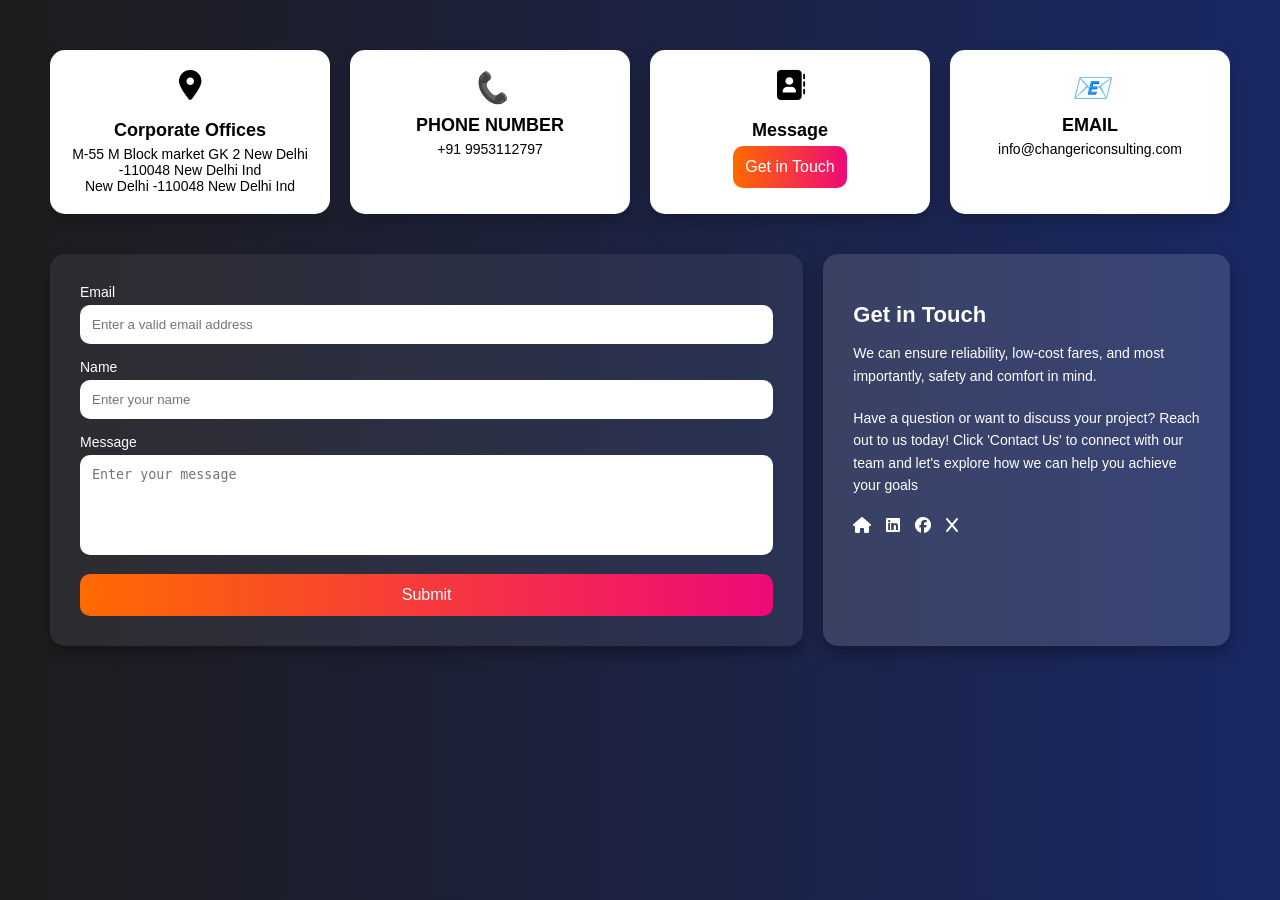
<file: contact.html>
<!DOCTYPE html>
<html lang="en">
<head>
  <meta charset="UTF-8">
  <meta name="viewport" content="width=device-width, initial-scale=1.0">
  <title>Contact Us</title>
  <link rel="stylesheet" href="contact.css">
  <!-- Font Awesome CDN -->
<link href="https://cdnjs.cloudflare.com/ajax/libs/font-awesome/6.5.1/css/all.min.css" rel="stylesheet">

</head>
<body>
  <div class="contact-page">
    <!-- Cards Section -->
    <div class="cards-section">
      <div class="info-card">
        <i class="icon fas fa-map-marker-alt"></i>
        <h3>Corporate Offices</h3>
        <p>
            M-55 M Block market GK 2 New Delhi -110048 New Delhi Ind<br>New Delhi -110048 New Delhi Ind</p>
      </div>
      <div class="info-card">
        <i class="icon">📞</i>
        <h3>PHONE NUMBER</h3>
        <p>+91 9953112797</p>
      </div>
      <div class="info-card">
        <i class="icon fas fa-address-book"></i>
        <h3>Message</h3>
       <a href="https://docs.google.com/forms/d/e/1FAIpQLSckWsqKY-S3yPdKLFJZskMhqh-N2pj2Wsl8QTQhkcajSVnn0w/viewform?usp=sf_link"> <button class="get-in-touch-btn">Get in Touch</button></a>
      </div>
      <div class="info-card">
        <i class="icon">📧</i>
        <h3>EMAIL</h3>
        <p>info@changericonsulting.com
        </p>
      </div>
    </div>

    <!-- Form and Get in Touch Section -->
    <div class="form-container">
      <!-- Form Section -->
      <div class="form-section">
        <form id="contactForm">
          <div class="input-group">
            <label for="email">Email</label>
            <input type="email" id="email" placeholder="Enter a valid email address" required>
          </div>
          <div class="input-group">
            <label for="name">Name</label>
            <input type="text" id="name" placeholder="Enter your name" required>
          </div>
          <div class="input-group">
            <label for="message">Message</label>
            <textarea id="message" placeholder="Enter your message" required></textarea>
          </div>
          <button type="submit" id="submitBtn">Submit</button>
        </form>
      </div>

      <!-- Get in Touch Section -->
      <div class="get-in-touch-section">
        <h2>Get in Touch</h2>
        <p>We can ensure reliability, low-cost fares, and most importantly, safety and comfort in mind.</p>
        <p>Have a question or want to discuss your project? Reach out to us today! Click 'Contact Us' to connect with our team and let's explore how we can help you achieve your goals</p>
        <div class="social-icons">
          <a href="http://changericonsulting.com" style="color: white;"><i class="fa-solid fa-house"></i></a>
          <a href="#" style="color: white;"><i class="fa-brands fa-linkedin"></i></i></a>
           <a href="#" style="color: white;"> <i class="fa-brands fa-facebook"></i></a>
           <a href="#" style=" color: white;"><i class="fa-sharp fa-solid fa-x"></i></a>
        </div>
      </div>
    </div>
  </div>
  <script src="contact.js"></script>
</body>
</html>
</file>
<file: contact.css>
/* Global Styles */
body {
    font-family: 'Arial', sans-serif;
    margin: 0;
    padding: 0;
    background: linear-gradient(to right, #1e1c1d, #192864);
    color: #fff;
  }
  
  /* Contact Page Layout */
  .contact-page {
    max-width: 1200px;
    margin: auto;
    padding: 50px;
  }
  
  /* Cards Section */
  .cards-section {
    display: flex;
    justify-content: space-between;
    gap: 20px;
    flex-wrap: wrap;
    margin-bottom: 40px;
  }
  
  .info-card {
    /* background: linear-gradient(to bottom, #ff6a00, #ee0979); */
    background: white;
    color: #000000;
    padding: 20px;
    border-radius: 15px;
    text-align: center;
    box-shadow: 0 8px 15px rgba(0, 0, 0, 0.2);
    flex: 1;
    min-width: 200px;
    transition: transform 0.3s ease;
  }
  
  .info-card:hover {
    transform: scale(1.05);
  }
  
  .info-card h3 {
    margin: 10px 0 5px;
    font-size: 18px;
    font-weight: bold;
  }
  
  .info-card p {
    font-size: 14px;
    margin: 0;
  }
  
  .icon {
    font-size: 30px;
    margin-bottom: 10px;
  }
  
  /* Form and Get in Touch Section */
  .form-container {
    display: flex;
    gap: 20px;
    flex-wrap: wrap;
  }
  
  .form-section {
    background: #ffffff11;
    padding: 30px;
    border-radius: 15px;
    flex: 2;
    box-shadow: 0 8px 15px rgba(0, 0, 0, 0.3);
  }
  
  form {
    display: flex;
    flex-direction: column;
    gap: 15px;
  }
  
  .input-group label {
    font-size: 14px;
    margin-bottom: 5px;
    display: block;
  }
  
  form input,
  form textarea {
    padding: 12px;
    border: none;
    border-radius: 10px;
    width: 100%;
    box-sizing: border-box;
    background: #fff;
    color: #333;
  }
  
  form textarea {
    resize: none;
    height: 100px;
  }
  
  button {
    padding: 12px;
    background: linear-gradient(to right, #ff6a00, #ee0979);
    border: none;
    border-radius: 10px;
    color: #fff;
    cursor: pointer;
    font-size: 16px;
    transition: transform 0.3s, box-shadow 0.3s;
  }
  
  button:hover {
    transform: translateY(-3px);
    box-shadow: 0 8px 15px rgba(255, 106, 0, 0.5);
  }
  
  /* Get in Touch Section */
  .get-in-touch-section {
    flex: 1;
    background: #ffffff22;
    padding: 30px;
    border-radius: 15px;
    box-shadow: 0 8px 15px rgba(0, 0, 0, 0.3);
  }
  
  .get-in-touch-section h2 {
    margin-bottom: 10px;
    font-size: 22px;
  }
  
  .get-in-touch-section p {
    font-size: 14px;
    margin-bottom: 20px;
    line-height: 1.6;
  }
  
  .social-icons {
    display: flex;
    gap: 15px;
    justify-content: flex-start;
  }
  
  .social-icon {
    cursor: pointer;
    font-size: 20px;
    background: #fff;
    color: #333;
    padding: 12px;
    border-radius: 50%;
    text-align: center;
    line-height: 20px;
    display: inline-block;
    transition: transform 0.3s, background 0.3s;
  }
  
  .social-icon:hover {
    transform: scale(1.2);
    background: #ff6a00;
    color: #fff;
  }
</file>
